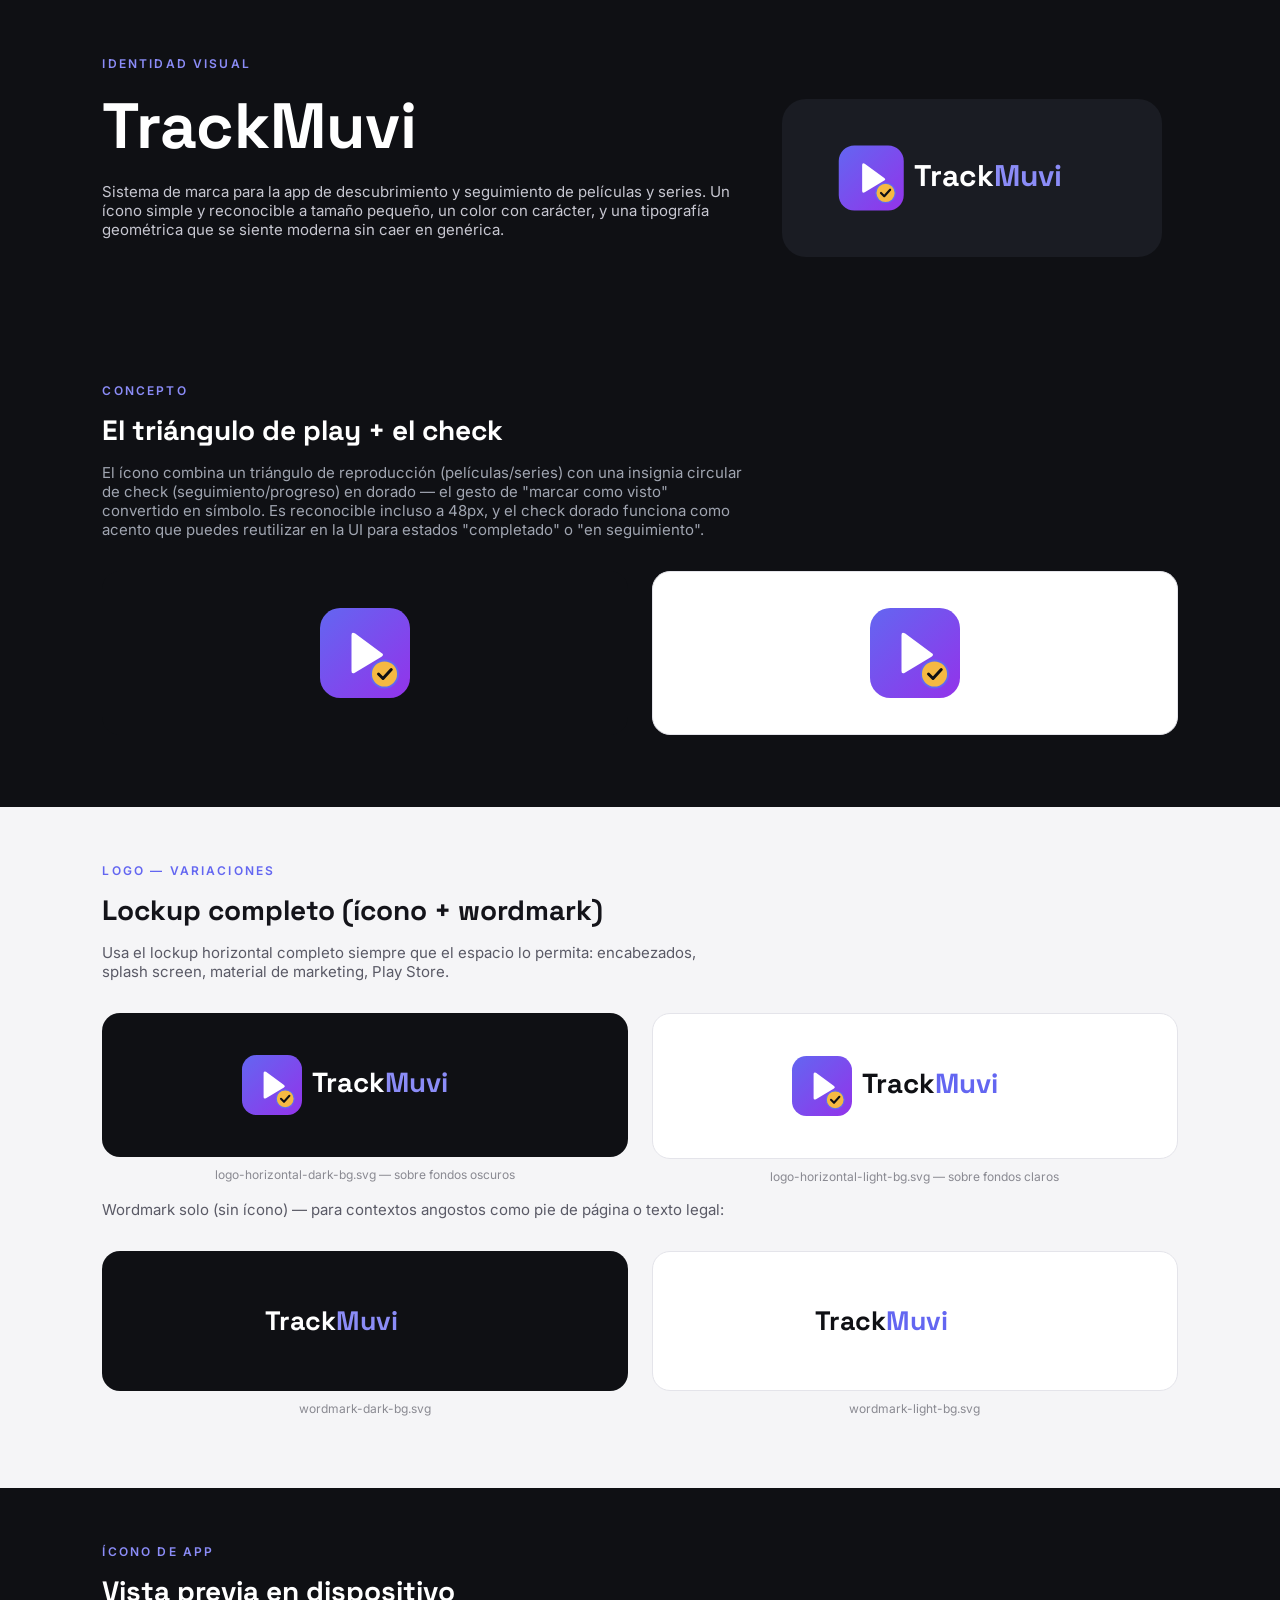
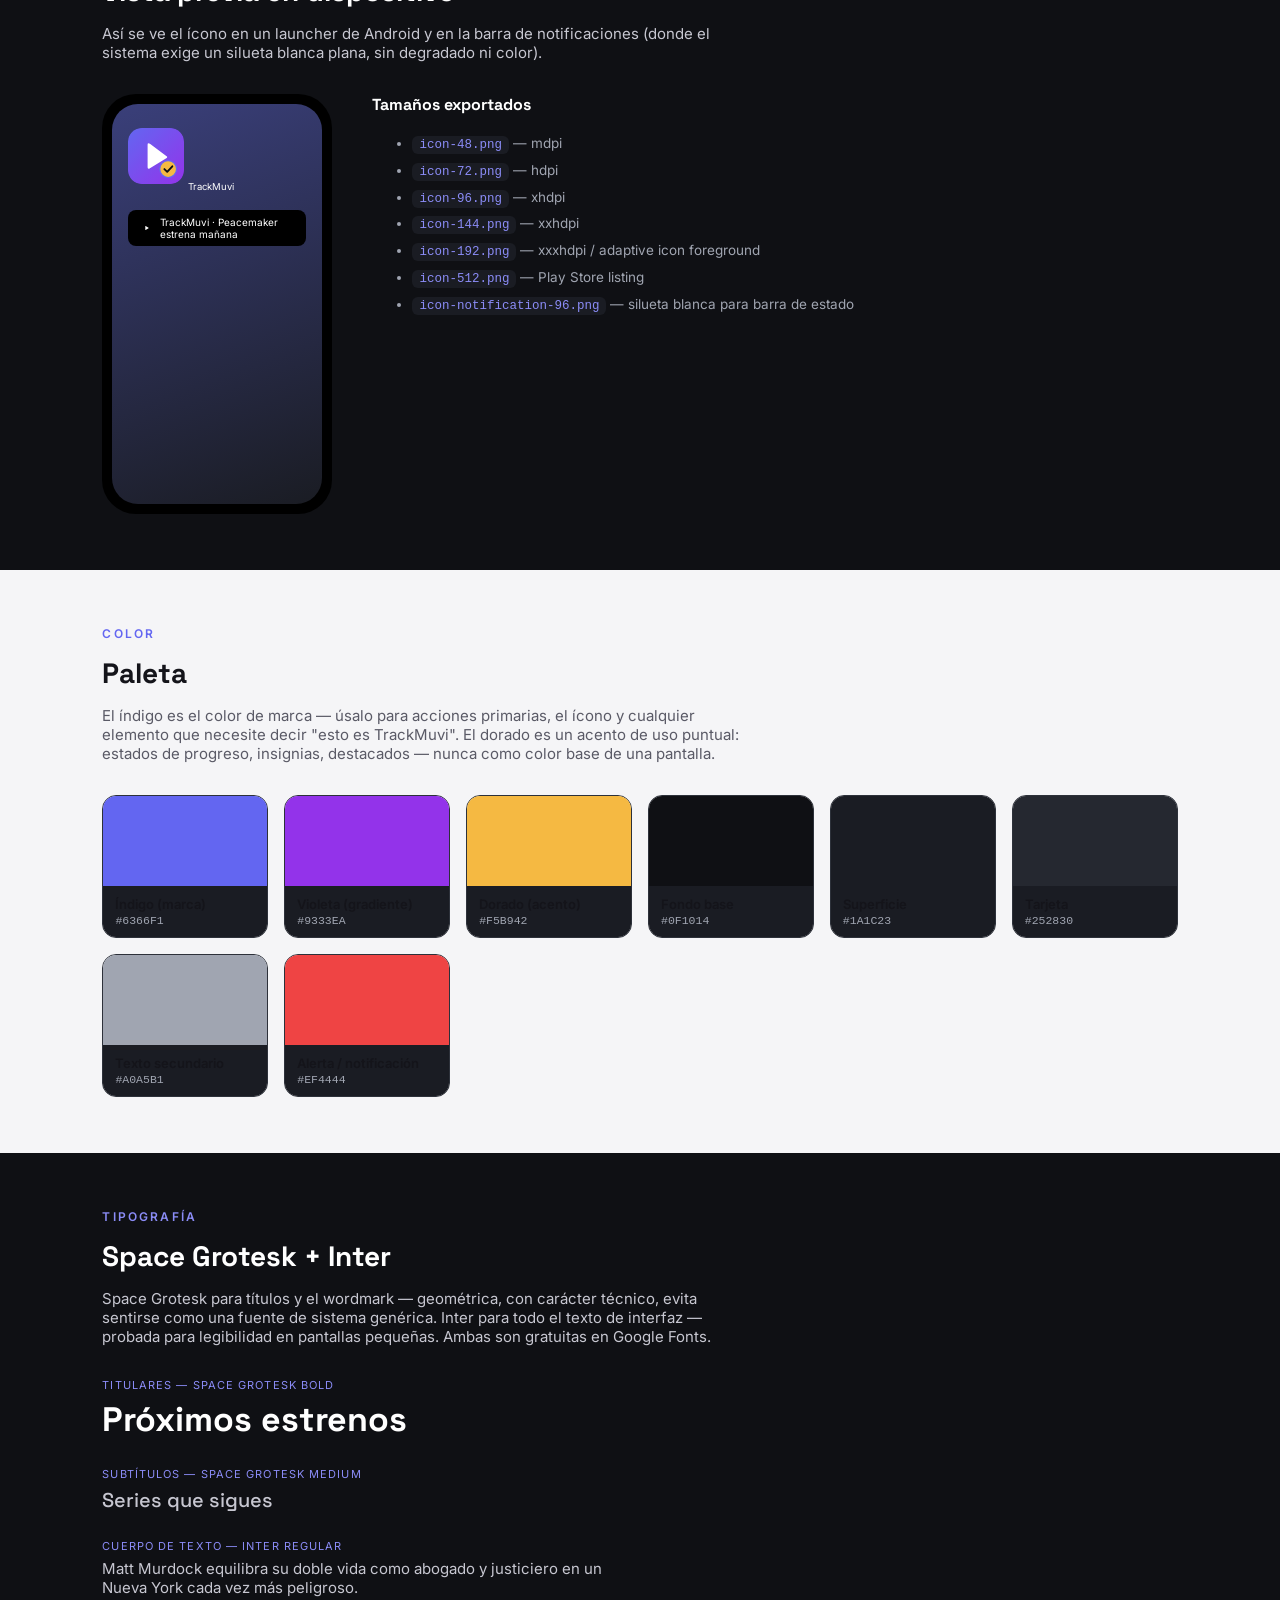
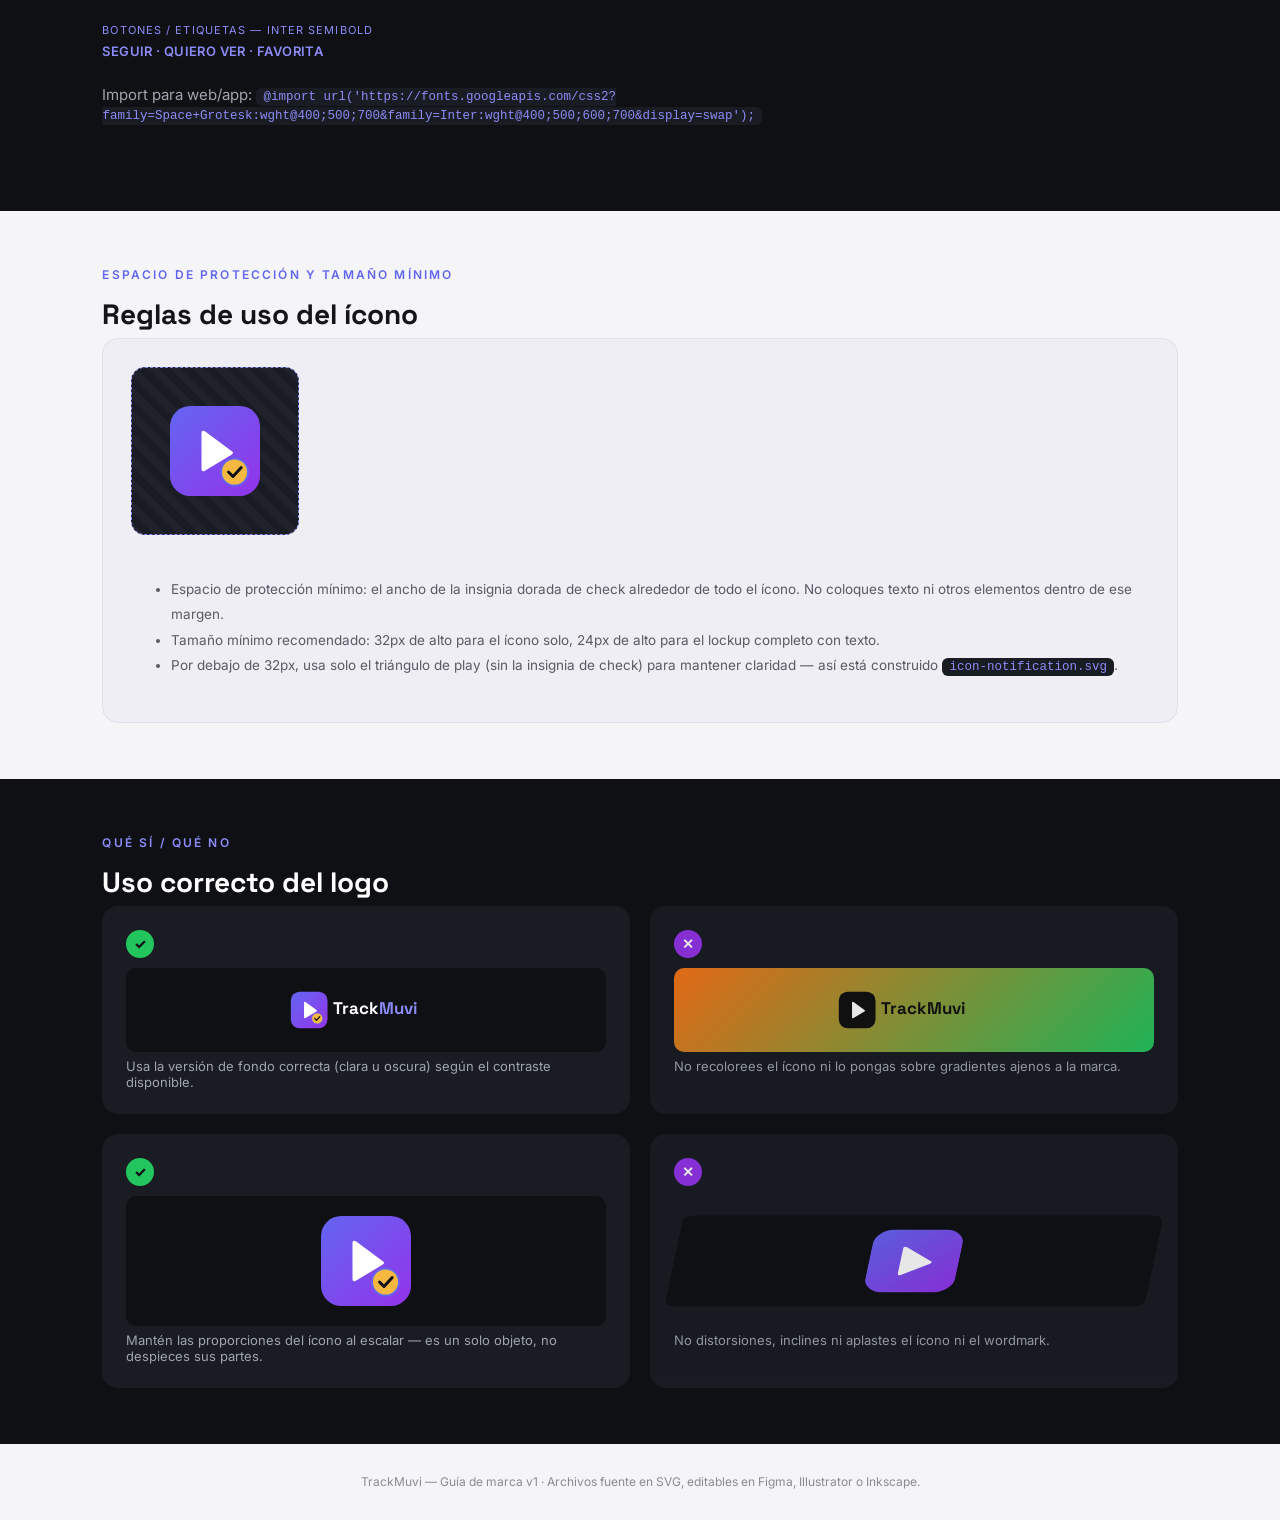
<file: trackmuvi-brand/trackmuvi-brand-guide.html>
<!DOCTYPE html>
<html lang="es">
<head>
<meta charset="UTF-8">
<title>TrackMuvi — Guía de Marca</title>
<link rel="preconnect" href="https://fonts.googleapis.com">
<link href="https://fonts.googleapis.com/css2?family=Space+Grotesk:wght@400;500;700&family=Inter:wght@400;500;600;700&display=swap" rel="stylesheet">
<style>
  :root{
    --bg:#0f1014; --surface:#1a1c23; --card:#252830; --border:#2d313a;
    --text:#ffffff; --muted:#a0a5b1; --accent:#6366f1; --accent2:#9333ea; --accent-light:#8b8cf7;
    --gold:#f5b942; --page:#f5f5f7; --page-text:#14141a;
  }
  *{box-sizing:border-box;}
  body{ margin:0; background:var(--page); color:var(--page-text); font-family:'Inter',sans-serif; }
  .display{ font-family:'Space Grotesk',sans-serif; }
  section{ padding:56px 8vw; }
  section.dark{ background:var(--bg); color:#fff; }
  h1.hero{ font-family:'Space Grotesk',sans-serif; font-size:clamp(32px,6vw,64px); font-weight:700; margin:0 0 8px; }
  .kicker{ text-transform:uppercase; letter-spacing:0.18em; font-size:12px; color:var(--accent-light); font-weight:600; margin-bottom:14px; }
  h2.section-h{ font-family:'Space Grotesk',sans-serif; font-size:28px; font-weight:700; margin:0 0 6px; }
  .sub{ color:var(--muted); font-size:15px; margin-bottom:32px; max-width:640px; }
  section:not(.dark) .sub{ color:#5a5a66; }

  /* hero */
  .hero-wrap{ display:flex; align-items:center; gap:40px; flex-wrap:wrap; }
  .hero-logo{ background:var(--surface); border-radius:24px; padding:40px 50px; display:flex; align-items:center; justify-content:center; }

  /* logo grid */
  .logo-grid{ display:grid; grid-template-columns:1fr 1fr; gap:24px; margin-bottom:16px; }
  .logo-tile{ border-radius:18px; padding:36px; display:flex; align-items:center; justify-content:center; min-height:140px; }
  .logo-tile.on-dark{ background:var(--bg); }
  .logo-tile.on-light{ background:#ffffff; border:1px solid #e4e4ea; }
  .logo-tile.on-brand{ background:linear-gradient(135deg,var(--accent),var(--accent2)); }
  .tile-label{ font-size:12px; color:#8a8a92; margin-top:10px; text-align:center; }

  /* color swatches */
  .swatch-row{ display:grid; grid-template-columns:repeat(auto-fit,minmax(150px,1fr)); gap:16px; margin-top:10px; }
  .swatch{ border-radius:14px; overflow:hidden; border:1px solid var(--border); }
  .swatch .fill{ height:90px; }
  .swatch .info{ padding:10px 12px; background:var(--surface); }
  .swatch .info .name{ font-weight:600; font-size:13px; }
  .swatch .info .hex{ font-size:11.5px; color:var(--muted); font-family:monospace; margin-top:2px; }

  /* typography */
  .type-sample{ margin-bottom:26px; }
  .type-sample .label{ font-size:11px; text-transform:uppercase; letter-spacing:0.1em; color:var(--accent-light); margin-bottom:6px; }
  .type-sample .txt{ font-family:'Space Grotesk',sans-serif; }
  .type-sample .txt.body{ font-family:'Inter',sans-serif; }

  /* clearspace / min size */
  .rule-card{ background:var(--surface); border-radius:16px; padding:28px; display:flex; gap:28px; align-items:center; flex-wrap:wrap; }
  .clearspace-demo{ background:repeating-linear-gradient(45deg,#20222b,#20222b 8px,#1a1c23 8px,#1a1c23 16px); border:1px dashed var(--accent-light); border-radius:14px; padding:38px; display:flex; align-items:center; justify-content:center; }

  /* do / dont */
  .dd-grid{ display:grid; grid-template-columns:1fr 1fr; gap:20px; }
  .dd-card{ border-radius:16px; padding:24px; background:var(--surface); }
  .dd-card.dont{ opacity:0.9; }
  .dd-icon{ width:28px; height:28px; border-radius:50%; display:flex; align-items:center; justify-content:center; font-weight:800; font-size:14px; margin-bottom:10px; }
  .dd-icon.ok{ background:#22c55e; color:#0f1014; }
  .dd-icon.no{ background:var(--accent2); color:#fff; }
  .dd-card p{ font-size:13px; color:var(--muted); margin:6px 0 0; }
  .dd-logo-preview{ background:var(--bg); border-radius:10px; padding:20px; display:flex; align-items:center; justify-content:center; margin-bottom:6px; }

  /* app icon context */
  .phone-frame{ width:230px; background:#000; border-radius:34px; padding:10px; }
  .phone-screen{ background:linear-gradient(160deg,#3a3f7a,#1a1c23); border-radius:26px; padding:24px 16px; height:400px; position:relative; }
  .home-icon{ width:56px; height:56px; border-radius:14px; margin-bottom:6px; }
  .app-row{ display:flex; gap:18px; }
  .app-item{ text-align:center; }
  .app-item span{ font-size:9.5px; color:#fff; }
  .status-bar-demo{ background:#000; border-radius:8px; padding:6px 14px; display:flex; align-items:center; gap:8px; margin-top:16px; }
  .status-bar-demo img{ width:14px; height:14px; }
  .status-bar-demo span{ font-size:10px; color:#fff; }

  code.inline{ background:var(--surface); padding:2px 7px; border-radius:6px; font-size:12.5px; color:var(--accent-light); }
  ul.spec{ font-size:13.5px; line-height:1.9; color:var(--muted); }
  .footer-note{ text-align:center; padding:30px; color:#8a8a92; font-size:12px; }
</style>
</head>
<body>

<section class="dark">
  <div class="kicker">Identidad visual</div>
  <div class="hero-wrap">
    <div>
      <h1 class="hero">TrackMuvi</h1>
      <p class="sub" style="color:#c7c7d1;">Sistema de marca para la app de descubrimiento y seguimiento de películas y series. Un ícono simple y reconocible a tamaño pequeño, un color con carácter, y una tipografía geométrica que se siente moderna sin caer en genérica.</p>
    </div>
    <div class="hero-logo">
      <svg width="280" height="78" viewBox="0 0 430 120" xmlns="http://www.w3.org/2000/svg">
        <defs><linearGradient id="g1" x1="0%" y1="0%" x2="100%" y2="100%"><stop offset="0%" stop-color="#6366F1"/><stop offset="100%" stop-color="#9333EA"/></linearGradient></defs>
        <g transform="translate(10,10)">
          <rect width="100" height="100" rx="24" fill="url(#g1)"/>
          <path d="M36 30 L36 70 Q36 74 40 72 L70 54 Q73 52 70 50 L40 28 Q36 26 36 30 Z" fill="#fff"/>
          <circle cx="72" cy="73" r="15" fill="#F5B942" stroke="#6366F1" stroke-width="2"/>
          <path d="M65 73 L70 78 L79 68" fill="none" stroke="#0F1014" stroke-width="3.4" stroke-linecap="round" stroke-linejoin="round"/>
        </g>
        <text x="126" y="72" font-family="'Space Grotesk',sans-serif" font-size="46" font-weight="700"><tspan fill="#fff">Track</tspan><tspan fill="#8B8CF7">Muvi</tspan></text>
      </svg>
    </div>
  </div>
</section>

<section class="dark">
  <div class="kicker">Concepto</div>
  <h2 class="section-h">El triángulo de play + el check</h2>
  <p class="sub">El ícono combina un triángulo de reproducción (películas/series) con una insignia circular de check (seguimiento/progreso) en dorado — el gesto de "marcar como visto" convertido en símbolo. Es reconocible incluso a 48px, y el check dorado funciona como acento que puedes reutilizar en la UI para estados "completado" o "en seguimiento".</p>
  <div class="logo-grid">
    <div class="logo-tile on-dark">
      <svg width="90" height="90" viewBox="0 0 120 120"><defs><linearGradient id="g2" x1="0%" y1="0%" x2="100%" y2="100%"><stop offset="0%" stop-color="#6366F1"/><stop offset="100%" stop-color="#9333EA"/></linearGradient></defs><rect width="120" height="120" rx="27" fill="url(#g2)"/><path d="M42 36 L42 84 Q42 89 47 86 L82 65 Q86 62 82 60 L47 34 Q42 31 42 36 Z" fill="#fff"/><circle cx="86" cy="88" r="18" fill="#F5B942" stroke="#6366F1" stroke-width="2.5"/><path d="M78 88 L84 94 L95 82" fill="none" stroke="#0F1014" stroke-width="4" stroke-linecap="round" stroke-linejoin="round"/></svg>
    </div>
    <div class="logo-tile on-light">
      <svg width="90" height="90" viewBox="0 0 120 120"><defs><linearGradient id="g3" x1="0%" y1="0%" x2="100%" y2="100%"><stop offset="0%" stop-color="#6366F1"/><stop offset="100%" stop-color="#9333EA"/></linearGradient></defs><rect width="120" height="120" rx="27" fill="url(#g3)"/><path d="M42 36 L42 84 Q42 89 47 86 L82 65 Q86 62 82 60 L47 34 Q42 31 42 36 Z" fill="#fff"/><circle cx="86" cy="88" r="18" fill="#F5B942" stroke="#6366F1" stroke-width="2.5"/><path d="M78 88 L84 94 L95 82" fill="none" stroke="#0F1014" stroke-width="4" stroke-linecap="round" stroke-linejoin="round"/></svg>
    </div>
  </div>
</section>

<section>
  <div class="kicker" style="color:#6366f1;">Logo — variaciones</div>
  <h2 class="section-h">Lockup completo (ícono + wordmark)</h2>
  <p class="sub">Usa el lockup horizontal completo siempre que el espacio lo permita: encabezados, splash screen, material de marketing, Play Store.</p>
  <div class="logo-grid">
    <div>
      <div class="logo-tile on-dark">
        <svg width="260" height="72" viewBox="0 0 430 120"><defs><linearGradient id="g4" x1="0%" y1="0%" x2="100%" y2="100%"><stop offset="0%" stop-color="#6366F1"/><stop offset="100%" stop-color="#9333EA"/></linearGradient></defs><g transform="translate(10,10)"><rect width="100" height="100" rx="24" fill="url(#g4)"/><path d="M36 30 L36 70 Q36 74 40 72 L70 54 Q73 52 70 50 L40 28 Q36 26 36 30 Z" fill="#fff"/><circle cx="72" cy="73" r="15" fill="#F5B942" stroke="#6366F1" stroke-width="2"/><path d="M65 73 L70 78 L79 68" fill="none" stroke="#0F1014" stroke-width="3.4" stroke-linecap="round" stroke-linejoin="round"/></g><text x="126" y="72" font-family="'Space Grotesk',sans-serif" font-size="46" font-weight="700"><tspan fill="#fff">Track</tspan><tspan fill="#8B8CF7">Muvi</tspan></text></svg>
      </div>
      <div class="tile-label">logo-horizontal-dark-bg.svg — sobre fondos oscuros</div>
    </div>
    <div>
      <div class="logo-tile on-light">
        <svg width="260" height="72" viewBox="0 0 430 120"><defs><linearGradient id="g5" x1="0%" y1="0%" x2="100%" y2="100%"><stop offset="0%" stop-color="#6366F1"/><stop offset="100%" stop-color="#9333EA"/></linearGradient></defs><g transform="translate(10,10)"><rect width="100" height="100" rx="24" fill="url(#g5)"/><path d="M36 30 L36 70 Q36 74 40 72 L70 54 Q73 52 70 50 L40 28 Q36 26 36 30 Z" fill="#fff"/><circle cx="72" cy="73" r="15" fill="#F5B942" stroke="#6366F1" stroke-width="2"/><path d="M65 73 L70 78 L79 68" fill="none" stroke="#0F1014" stroke-width="3.4" stroke-linecap="round" stroke-linejoin="round"/></g><text x="126" y="72" font-family="'Space Grotesk',sans-serif" font-size="46" font-weight="700"><tspan fill="#0F1014">Track</tspan><tspan fill="#6366F1">Muvi</tspan></text></svg>
      </div>
      <div class="tile-label">logo-horizontal-light-bg.svg — sobre fondos claros</div>
    </div>
  </div>
  <p class="sub">Wordmark solo (sin ícono) — para contextos angostos como pie de página o texto legal:</p>
  <div class="logo-grid">
    <div>
      <div class="logo-tile on-dark"><svg width="200" height="40" viewBox="0 0 360 70"><text x="0" y="52" font-family="'Space Grotesk',sans-serif" font-size="48" font-weight="700"><tspan fill="#fff">Track</tspan><tspan fill="#8B8CF7">Muvi</tspan></text></svg></div>
      <div class="tile-label">wordmark-dark-bg.svg</div>
    </div>
    <div>
      <div class="logo-tile on-light"><svg width="200" height="40" viewBox="0 0 360 70"><text x="0" y="52" font-family="'Space Grotesk',sans-serif" font-size="48" font-weight="700"><tspan fill="#0F1014">Track</tspan><tspan fill="#6366F1">Muvi</tspan></text></svg></div>
      <div class="tile-label">wordmark-light-bg.svg</div>
    </div>
  </div>
</section>

<section class="dark">
  <div class="kicker">Ícono de app</div>
  <h2 class="section-h">Vista previa en dispositivo</h2>
  <p class="sub" style="color:#c7c7d1;">Así se ve el ícono en un launcher de Android y en la barra de notificaciones (donde el sistema exige un silueta blanca plana, sin degradado ni color).</p>
  <div style="display:flex; gap:40px; flex-wrap:wrap; align-items:flex-start;">
    <div class="phone-frame">
      <div class="phone-screen">
        <div class="app-row">
          <div class="app-item">
            <svg class="home-icon" viewBox="0 0 120 120"><defs><linearGradient id="g6" x1="0%" y1="0%" x2="100%" y2="100%"><stop offset="0%" stop-color="#6366F1"/><stop offset="100%" stop-color="#9333EA"/></linearGradient></defs><rect width="120" height="120" rx="27" fill="url(#g6)"/><path d="M42 36 L42 84 Q42 89 47 86 L82 65 Q86 62 82 60 L47 34 Q42 31 42 36 Z" fill="#fff"/><circle cx="86" cy="88" r="18" fill="#F5B942" stroke="#6366F1" stroke-width="2.5"/><path d="M78 88 L84 94 L95 82" fill="none" stroke="#0F1014" stroke-width="4" stroke-linecap="round" stroke-linejoin="round"/></svg>
            <span>TrackMuvi</span>
          </div>
        </div>
        <div class="status-bar-demo">
          <svg width="14" height="14" viewBox="0 0 512 512"><path d="M182 152 L182 360 Q182 378 199 368 L358 268 Q374 258 358 248 L199 144 Q182 134 182 152 Z" fill="#fff"/></svg>
          <span>TrackMuvi · Peacemaker estrena mañana</span>
        </div>
      </div>
    </div>
    <div style="flex:1; min-width:260px;">
      <h3 style="font-family:'Space Grotesk',sans-serif; font-size:16px; margin-top:0;">Tamaños exportados</h3>
      <ul class="spec">
        <li><code class="inline">icon-48.png</code> — mdpi</li>
        <li><code class="inline">icon-72.png</code> — hdpi</li>
        <li><code class="inline">icon-96.png</code> — xhdpi</li>
        <li><code class="inline">icon-144.png</code> — xxhdpi</li>
        <li><code class="inline">icon-192.png</code> — xxxhdpi / adaptive icon foreground</li>
        <li><code class="inline">icon-512.png</code> — Play Store listing</li>
        <li><code class="inline">icon-notification-96.png</code> — silueta blanca para barra de estado</li>
      </ul>
    </div>
  </div>
</section>

<section>
  <div class="kicker" style="color:#6366f1;">Color</div>
  <h2 class="section-h">Paleta</h2>
  <p class="sub">El índigo es el color de marca — úsalo para acciones primarias, el ícono y cualquier elemento que necesite decir "esto es TrackMuvi". El dorado es un acento de uso puntual: estados de progreso, insignias, destacados — nunca como color base de una pantalla.</p>
  <div class="swatch-row">
    <div class="swatch"><div class="fill" style="background:#6366F1"></div><div class="info"><div class="name">Índigo (marca)</div><div class="hex">#6366F1</div></div></div>
    <div class="swatch"><div class="fill" style="background:#9333EA"></div><div class="info"><div class="name">Violeta (gradiente)</div><div class="hex">#9333EA</div></div></div>
    <div class="swatch"><div class="fill" style="background:#F5B942"></div><div class="info"><div class="name">Dorado (acento)</div><div class="hex">#F5B942</div></div></div>
    <div class="swatch"><div class="fill" style="background:#0F1014"></div><div class="info"><div class="name">Fondo base</div><div class="hex">#0F1014</div></div></div>
    <div class="swatch"><div class="fill" style="background:#1A1C23"></div><div class="info"><div class="name">Superficie</div><div class="hex">#1A1C23</div></div></div>
    <div class="swatch"><div class="fill" style="background:#252830"></div><div class="info"><div class="name">Tarjeta</div><div class="hex">#252830</div></div></div>
    <div class="swatch"><div class="fill" style="background:#A0A5B1"></div><div class="info"><div class="name">Texto secundario</div><div class="hex">#A0A5B1</div></div></div>
    <div class="swatch"><div class="fill" style="background:#EF4444"></div><div class="info"><div class="name">Alerta / notificación</div><div class="hex">#EF4444</div></div></div>
  </div>
</section>

<section class="dark">
  <div class="kicker">Tipografía</div>
  <h2 class="section-h">Space Grotesk + Inter</h2>
  <p class="sub" style="color:#c7c7d1;">Space Grotesk para títulos y el wordmark — geométrica, con carácter técnico, evita sentirse como una fuente de sistema genérica. Inter para todo el texto de interfaz — probada para legibilidad en pantallas pequeñas. Ambas son gratuitas en Google Fonts.</p>
  <div class="type-sample">
    <div class="label">Titulares — Space Grotesk Bold</div>
    <div class="txt" style="font-size:34px; font-weight:700;">Próximos estrenos</div>
  </div>
  <div class="type-sample">
    <div class="label">Subtítulos — Space Grotesk Medium</div>
    <div class="txt" style="font-size:20px; font-weight:500; color:#c7c7d1;">Series que sigues</div>
  </div>
  <div class="type-sample">
    <div class="label">Cuerpo de texto — Inter Regular</div>
    <div class="txt body" style="font-size:15px; color:#c7c7d1; max-width:520px;">Matt Murdock equilibra su doble vida como abogado y justiciero en un Nueva York cada vez más peligroso.</div>
  </div>
  <div class="type-sample">
    <div class="label">Botones / etiquetas — Inter SemiBold</div>
    <div class="txt body" style="font-size:13px; font-weight:600; letter-spacing:0.03em; text-transform:uppercase; color:#8B8CF7;">Seguir · Quiero ver · Favorita</div>
  </div>
  <p class="sub" style="margin-top:20px;">Import para web/app: <code class="inline">@import url('https://fonts.googleapis.com/css2?family=Space+Grotesk:wght@400;500;700&family=Inter:wght@400;500;600;700&display=swap');</code></p>
</section>

<section>
  <div class="kicker" style="color:#6366f1;">Espacio de protección y tamaño mínimo</div>
  <h2 class="section-h">Reglas de uso del ícono</h2>
  <div class="rule-card" style="background:#eeeef4; border:1px solid #e0e0e8;">
    <div class="clearspace-demo">
      <svg width="90" height="90" viewBox="0 0 120 120"><defs><linearGradient id="g7" x1="0%" y1="0%" x2="100%" y2="100%"><stop offset="0%" stop-color="#6366F1"/><stop offset="100%" stop-color="#9333EA"/></linearGradient></defs><rect width="120" height="120" rx="27" fill="url(#g7)"/><path d="M42 36 L42 84 Q42 89 47 86 L82 65 Q86 62 82 60 L47 34 Q42 31 42 36 Z" fill="#fff"/><circle cx="86" cy="88" r="18" fill="#F5B942" stroke="#6366F1" stroke-width="2.5"/><path d="M78 88 L84 94 L95 82" fill="none" stroke="#0F1014" stroke-width="4" stroke-linecap="round" stroke-linejoin="round"/></svg>
    </div>
    <ul class="spec" style="color:#5a5a66;">
      <li>Espacio de protección mínimo: el ancho de la insignia dorada de check alrededor de todo el ícono. No coloques texto ni otros elementos dentro de ese margen.</li>
      <li>Tamaño mínimo recomendado: 32px de alto para el ícono solo, 24px de alto para el lockup completo con texto.</li>
      <li>Por debajo de 32px, usa solo el triángulo de play (sin la insignia de check) para mantener claridad — así está construido <code class="inline">icon-notification.svg</code>.</li>
    </ul>
  </div>
</section>

<section class="dark">
  <div class="kicker">Qué sí / qué no</div>
  <h2 class="section-h">Uso correcto del logo</h2>
  <div class="dd-grid">
    <div class="dd-card">
      <div class="dd-icon ok">✓</div>
      <div class="dd-logo-preview"><svg width="160" height="44" viewBox="0 0 430 120"><defs><linearGradient id="g8" x1="0%" y1="0%" x2="100%" y2="100%"><stop offset="0%" stop-color="#6366F1"/><stop offset="100%" stop-color="#9333EA"/></linearGradient></defs><g transform="translate(10,10)"><rect width="100" height="100" rx="24" fill="url(#g8)"/><path d="M36 30 L36 70 Q36 74 40 72 L70 54 Q73 52 70 50 L40 28 Q36 26 36 30 Z" fill="#fff"/><circle cx="72" cy="73" r="15" fill="#F5B942" stroke="#6366F1" stroke-width="2"/><path d="M65 73 L70 78 L79 68" fill="none" stroke="#0F1014" stroke-width="3.4" stroke-linecap="round" stroke-linejoin="round"/></g><text x="126" y="72" font-family="'Space Grotesk',sans-serif" font-size="46" font-weight="700"><tspan fill="#fff">Track</tspan><tspan fill="#8B8CF7">Muvi</tspan></text></svg></div>
      <p>Usa la versión de fondo correcta (clara u oscura) según el contraste disponible.</p>
    </div>
    <div class="dd-card dont">
      <div class="dd-icon no">✕</div>
      <div class="dd-logo-preview" style="background:linear-gradient(135deg,#f97316,#22c55e);"><svg width="160" height="44" viewBox="0 0 430 120"><g transform="translate(10,10)"><rect width="100" height="100" rx="24" fill="#111"/><path d="M36 30 L36 70 Q36 74 40 72 L70 54 Q73 52 70 50 L40 28 Q36 26 36 30 Z" fill="#fff"/></g><text x="126" y="72" font-family="'Space Grotesk',sans-serif" font-size="46" font-weight="700" fill="#111">TrackMuvi</text></svg></div>
      <p>No recolorees el ícono ni lo pongas sobre gradientes ajenos a la marca.</p>
    </div>
    <div class="dd-card">
      <div class="dd-icon ok">✓</div>
      <div class="dd-logo-preview"><svg width="90" height="90" viewBox="0 0 120 120"><defs><linearGradient id="g9" x1="0%" y1="0%" x2="100%" y2="100%"><stop offset="0%" stop-color="#6366F1"/><stop offset="100%" stop-color="#9333EA"/></linearGradient></defs><rect width="120" height="120" rx="27" fill="url(#g9)"/><path d="M42 36 L42 84 Q42 89 47 86 L82 65 Q86 62 82 60 L47 34 Q42 31 42 36 Z" fill="#fff"/><circle cx="86" cy="88" r="18" fill="#F5B942" stroke="#6366F1" stroke-width="2.5"/><path d="M78 88 L84 94 L95 82" fill="none" stroke="#0F1014" stroke-width="4" stroke-linecap="round" stroke-linejoin="round"/></svg></div>
      <p>Mantén las proporciones del ícono al escalar — es un solo objeto, no despieces sus partes.</p>
    </div>
    <div class="dd-card dont">
      <div class="dd-icon no">✕</div>
      <div class="dd-logo-preview" style="transform:skewX(-12deg) scaleY(0.7);"><svg width="90" height="90" viewBox="0 0 120 120"><defs><linearGradient id="g10" x1="0%" y1="0%" x2="100%" y2="100%"><stop offset="0%" stop-color="#6366F1"/><stop offset="100%" stop-color="#9333EA"/></linearGradient></defs><rect width="120" height="120" rx="27" fill="url(#g10)"/><path d="M42 36 L42 84 Q42 89 47 86 L82 65 Q86 62 82 60 L47 34 Q42 31 42 36 Z" fill="#fff"/></svg></div>
      <p>No distorsiones, inclines ni aplastes el ícono ni el wordmark.</p>
    </div>
  </div>
</section>

<div class="footer-note">TrackMuvi — Guía de marca v1 · Archivos fuente en SVG, editables en Figma, Illustrator o Inkscape.</div>

</body>
</html>
</file>
